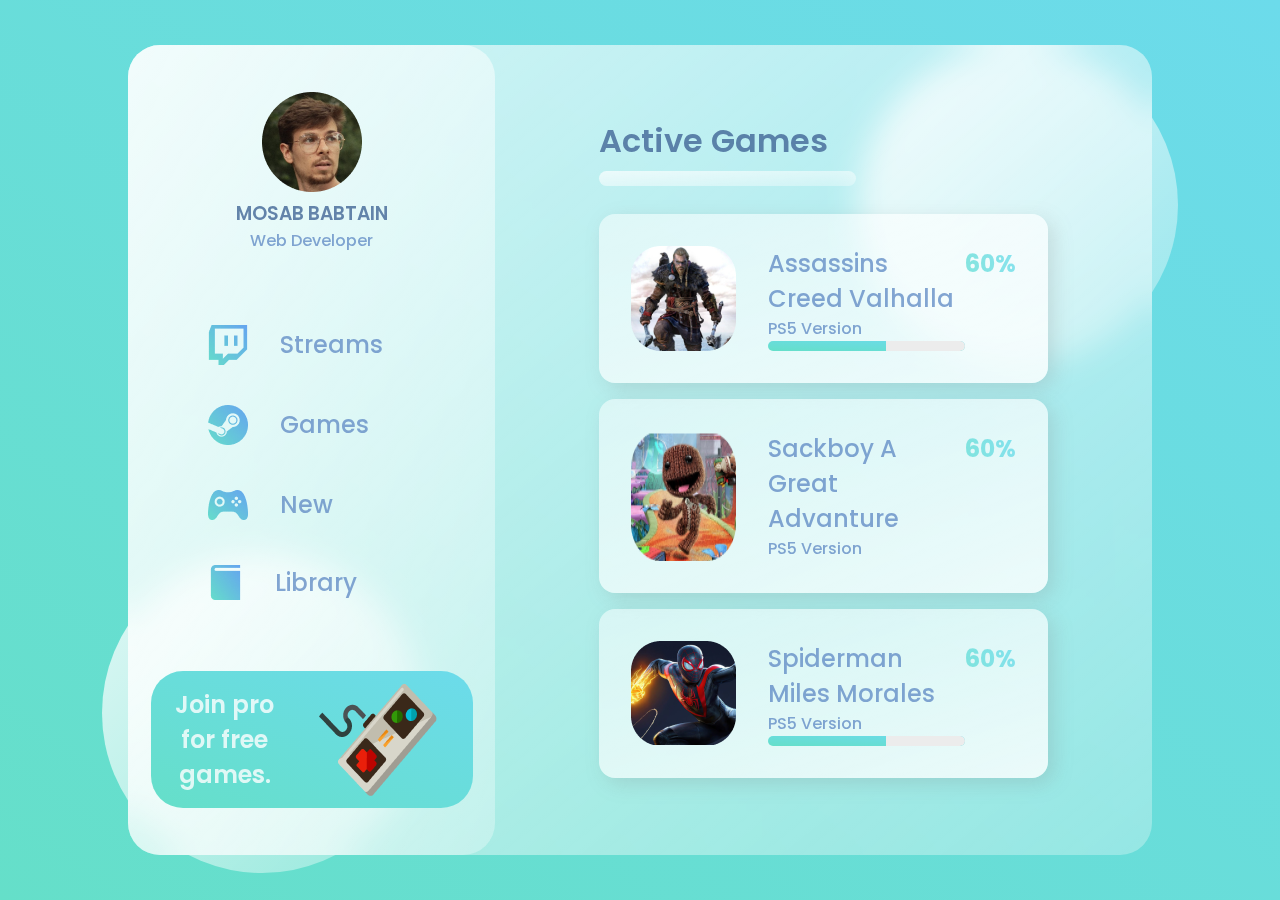
<file: glassmor/index.html>
<!DOCTYPE html>
<html lang="en">
  <head>
    <meta charset="UTF-8" />
    <meta name="viewport" content="width=device-width, initial-scale=1.0" />
    <title>Glass Website</title>
    <link rel="preconnect" href="https://fonts.gstatic.com" />
    <link
      href="https://fonts.googleapis.com/css2?family=Poppins:wght@400;500;700&display=swap"
      rel="stylesheet"
    />
    <link rel="stylesheet" href="./style.css" />
  </head>
  <body>
    <main>
      <section class="glass">
        <div class="dashboard">
          <div class="user">
            <img src="./images/avatar.png" alt="" />
            <h3>MOSAB BABTAIN</h3>
            <p>Web Developer</p>
          </div>
          <div class="links">
            <div class="link">
              <img src="./images/twitch.png" alt="" />
              <h2>Streams</h2>
            </div>
            <div class="link">
              <img src="./images/steam.png" alt="" />
              <h2>Games</h2>
            </div>
            <div class="link">
              <img src="./images/upcoming.png" alt="" />
              <h2>New</h2>
            </div>
            <div class="link">
              <img src="./images/library.png" alt="" />
              <h2>Library</h2>
            </div>
          </div>
          <div class="pro">
            <h2>Join pro for free games.</h2>
            <img src="./images/controller.png" alt="" />
          </div>
        </div>
        <div class="games">
          <div class="status">
            <h1>Active Games</h1>
            <input type="text" />
          </div>
          <div class="cards">
            <div class="card">
              <img src="./images/assassins.png" alt="" />
              <div class="card-info">
                <h2>Assassins Creed Valhalla</h2>
                <p>PS5 Version</p>
                <div class="progress"></div>
              </div>
              <h2 class="percentage">60%</h2>
            </div>
            <div class="card">
              <img src="./images/sackboy.png" alt="" />
              <div class="card-info">
                <h2>Sackboy A Great Advanture</h2>
                <p>PS5 Version</p>
                <div class="progress"></div>
              </div>
              <h2 class="percentage">60%</h2>
            </div>
            <div class="card">
              <img src="./images/spiderman.png" alt="" />
              <div class="card-info">
                <h2>Spiderman Miles Morales</h2>
                <p>PS5 Version</p>
                <div class="progress"></div>
              </div>
              <h2 class="percentage">60%</h2>
            </div>
          </div>
        </div>
      </section>
    </main>
    <div class="circle1"></div>
    <div class="circle2"></div>
  </body>
</html>
</file>
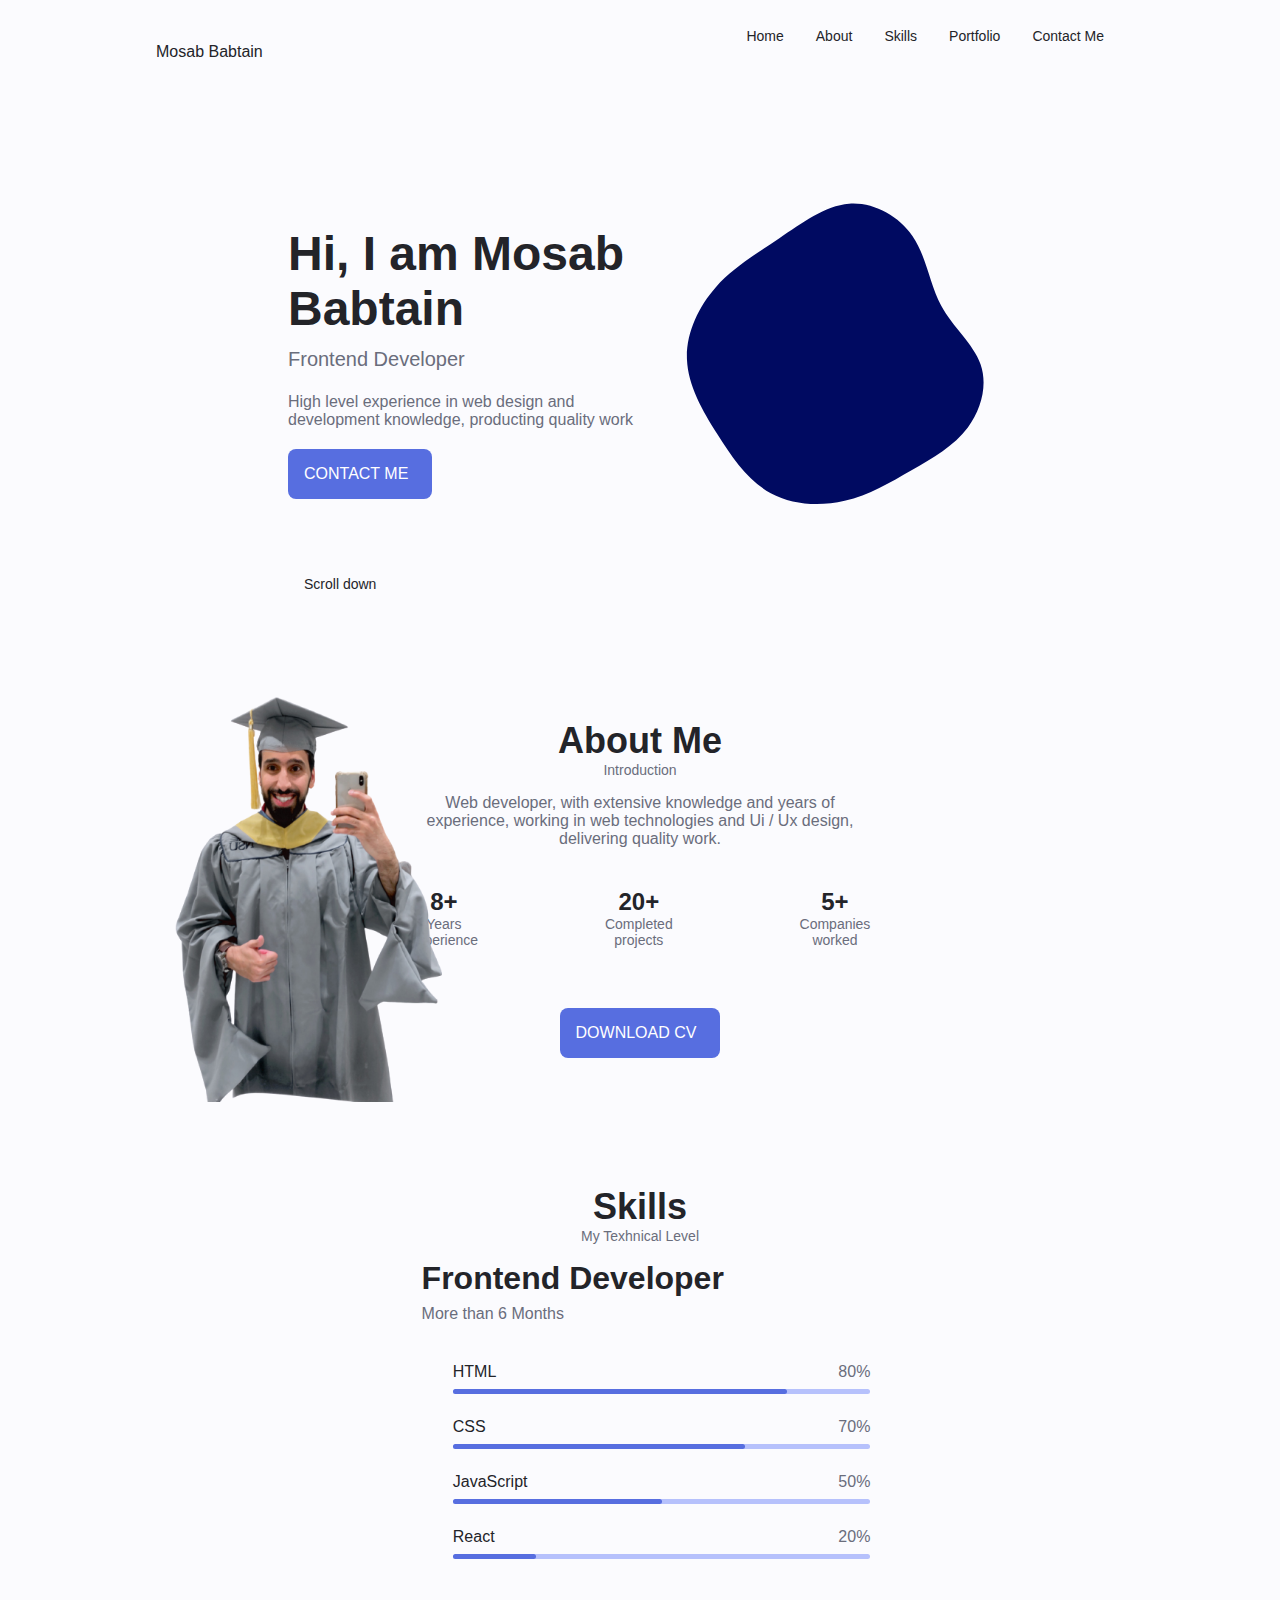
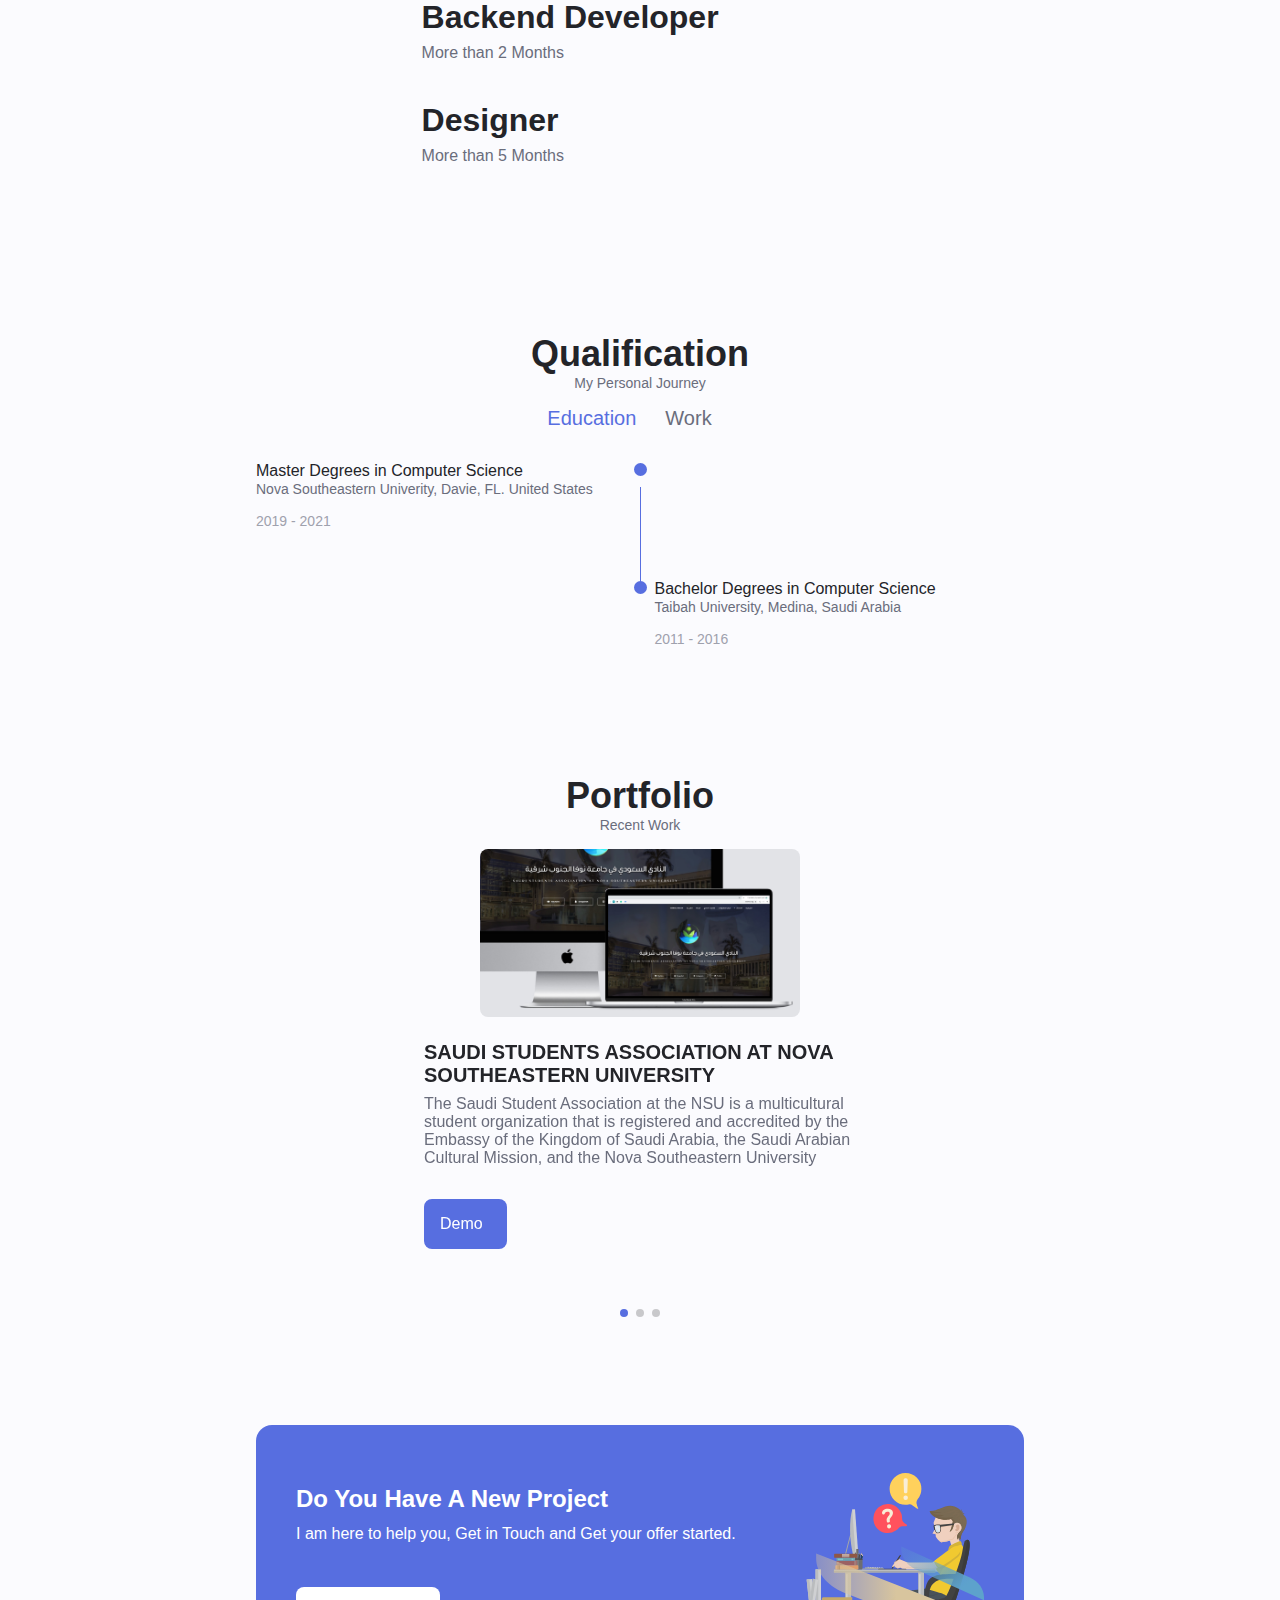
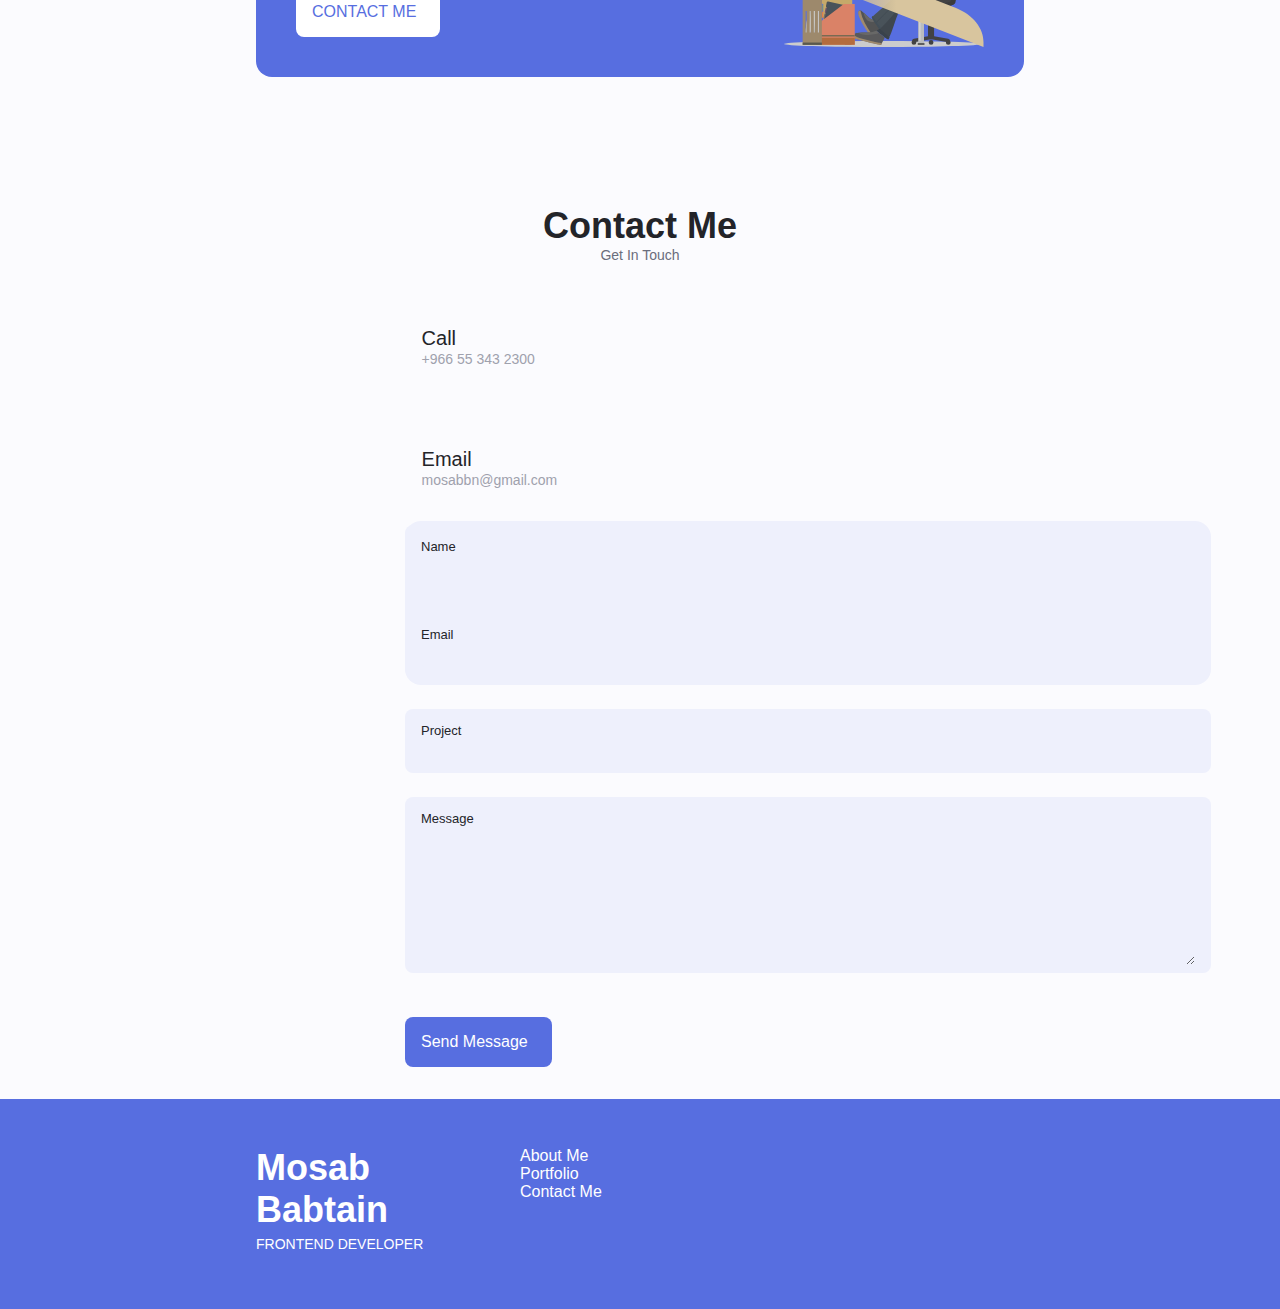
<file: portfolio/index.html>
<!DOCTYPE html>
    <html lang="en">
    <head>
        <meta charset="UTF-8">
        <meta name="viewport" content="width=device-width, initial-scale=1.0">

        <link rel="stylesheet" href="https://unicons.iconscout.com/release/v4.0.0/css/line.css">
        <link rel="stylesheet" href="css/swiper-bundle.min.css">
        <link rel="stylesheet" href="">
        <link rel="stylesheet" href="css/style.css">
        <title>Mosab's Portfolio Website</title>
    </head>

    <body>
        <!--==================== HEADER ====================-->
        <header class="header" id="header">
            <nav class="nav container">
                <a href="#" class="nav__logo">Mosab Babtain</a>
                <div class="nav__menu" id="nav-menu">
                    <ul class="nav__list grid">
                        <li class="nav__item">

                            <a href="#home" class="nav__link">
                                <i class="uil uil-estate nav__icon"></i>Home
                            </a>
                        </li>

                        <li class="nav__item">
                            <a href="#about" class="nav__link">
                                <i class="uil uil-user nav__icon"></i> About
                            </a>
                        </li>

                        <li class="nav__item">
                            <a href="#skills" class="nav__link">
                                <i class="uil uil-file-alt nav__icon"></i>Skills
                            </a>
                        </li>

                        <li class="nav__item">
                            <a href="#portfolio " class="nav__link">
                                <i class="uil uil-scenery nav__icon"></i> Portfolio
                            </a>
                        </li>

                        <li class="nav__item">
                            <a href="#contact" class="nav__link">
                                <i class="uil uil-message nav__icon"></i>Contact Me
                            </a>
                        </li>

                    </ul>
                    <i class="uil uil-times nav__close" id="nav-close"></i>
                </div>
                <div class="nav__btns">
                    <div class="nav__toggle" id="nav-toggle">

                        <i class="uil uil-apps"></i>

                    </div>
                </div>
            </nav>
            
        </header>


        <!--==================== MAIN ====================-->
        <main class="main">
            <section class="home section" id="home">
                <div class="home__container container grid">
                    <div class="home__content grid">
                        <div class="home__social">
                            <a href="https://www.instagram.com/mos3b_bn/" class="home__social-icon" target="_blank">
                                <i class="uil uil-instagram"></i>
                            </a>
                            <a href="https://iwtsp.com/966553432300" class="home__social-icon" target="_blank" >
                                <i class="uil uil-whatsapp"></i>
                            </a>
                            <a href="https://accounts.snapchat.com/accounts/login" class="home__social-icon" target="_blank">
                                <i class="uil uil-snapchat-alt"></i>
                            </a>
                        </div>

                        <div class="home__img">
                            <svg viewBox="0 0 200 200" xmlns="http://www.w3.org/2000/svg">
                                <path fill="#000A61" d="M36.6,-70.5C44.6,-58.9,46.3,-43.3,52.9,-30.9C59.6,
                                -18.5,71.2,-9.2,75.3,2.4C79.4,14,75.9,27.9,68.1,38.3C60.4,48.7,48.2,55.6,36.1
                                ,62.6C24,69.6,12,76.8,-1.9,80C-15.8,83.2,-31.5,82.5,-43.9,75.7C-56.4,68.9,-65.5
                                ,56,-74.1,42.3C-82.8,28.7,-90.9,14.4,-91.5,-0.3C-92.1,-15,-85.1,-30.1,-75.1,
                                -41.4C-65.1,-52.7,-52.2,-60.3,-39.2,-69.1C-26.1,-77.8,-13.1,-87.7,0.6,-88.8C14.3,
                                -89.8,28.6,-82.1,36.6,-70.5Z" transform="translate(100 100)" />
                            <image class="home_blob-img" x='-100' y='-15' xlink:href=""/>
                            </svg>
                        </div>

                        <div class="home__data">
                            <h1 class="home__title">Hi, I am Mosab Babtain</h1>
                            <h3 class="home__subtitle">Frontend Developer</h3>
                            <p class="home_description">High level experience in web design and development knowledge, producting quality work</p>
                            <a href="#contact" class="button button--flex">
                                CONTACT ME <i class="uil uil-message button__icon"></i>
                            </a>
                        </div>
                    </div>

                    <div class="home__scroll">
                        <a href="#about" class="home__scroll-button button--flex">
                            <i class="uil uil-mouse-alt home__scroll-mouse"></i>
                            <span class="home__scroll-name">Scroll down</span>
                            <i class="uil uil-arrow-down home__scroll-arrow"></i>
                        </a>
                    </div>
                </div>
            </section>

            <!--==================== ABOUT ====================-->
            <section class="about section" id="about">
                <h2 class="section__title">About Me</h2>
                <span class="section__subtitle">Introduction</span>
                
                <div class="about__container container grid">
                    <img src="img/33.png" class="about__img" alt="">
                    <div class="about__data">
                        <p class="about__description">
                            Web developer, with extensive knowledge and years of experience, working in web technologies and Ui / Ux design, delivering quality work.
                        </p>

                        <div class="about__info">
                            <div>
                                <span class="about__info-title"> 8+ </span>
                                <span class="about__info-name"> Years <br> experience</span>
                            </div>
                            <div>
                                <span class="about__info-title"> 20+ </span>
                                <span class="about__info-name"> Completed <br> projects</span>
                            </div>
                            <div>
                                <span class="about__info-title"> 5+ </span>
                                <span class="about__info-name"> Companies <br> worked</span>
                            </div>
                        </div>
                        <div class="about__buttons">
                            <a download="" href="pdf/Mosab CV.pdf" class="button button--flex">
                                DOWNLOAD CV <i class="uil uil-download-alt button__icon" ></i>
                            </a>
                        </div>
                    </div>
                </div>
            </section>

            <!--==================== SKILLS ====================-->
            <section class="skills section" id="skills">
                <h2 class="section__title">Skills</h2>
                <span class="section__subtitle">My Texhnical Level</span>

                <div class="skills__container container grid">
                    <div>

                        <!-- SKILLS 1--><!-- SKILLS 1--><!-- SKILLS 1--><!-- SKILLS 1--><!-- SKILLS 1--><!-- SKILLS 1-->
                        <div class="skills__content skills__open ">
                            <div class="skills__header">
                                <i class="uil uil-brackets-curly skills__icon"></i>

                                <div>
                                    <h1 class="skills__titles">Frontend Developer</h1>
                                    <span class="skills_subtitle">More than 6 Months</span>
                                </div>

                                <i class="uil uil-angle-down skills__arrow"></i>
                            </div>

                            <div class="skills__list grid">
                                <div class="skills__data">
                                    <div class="skills__titles">
                                        <h3 class="skills__name">HTML</h3>
                                        <span class="skills__number">80%</span>
                                    </div>
                                    <div class="skills__bar">
                                        <span class="skills__percentage skills__html"></span>
                                    </div>
                                </div>

                                

                                <div class="skills__data">
                                    <div class="skills__titles">
                                        <h3 class="skills__name">CSS</h3>
                                        <span class="skills__number">70%</span>
                                    </div>
                                    <div class="skills__bar">
                                        <span class="skills__percentage skills__css"></span>
                                    </div>
                                </div>
                            

                                <div class="skills__data">
                                    <div class="skills__titles">
                                        <h3 class="skills__name">JavaScript</h3>
                                        <span class="skills__number">50%</span>
                                    </div>
                                    <div class="skills__bar">
                                        <span class="skills__percentage skills__js"></span>
                                    </div>
                                </div>

                                <div class="skills__data">
                                    <div class="skills__titles">
                                        <h3 class="skills__name">React</h3>
                                        <span class="skills__number">20%</span>
                                    </div>
                                    <div class="skills__bar">
                                        <span class="skills__percentage skills__react"></span>
                                    </div>
                                </div>


                            </div>
                        </div>
                     <!-- SKILLS 2--> <!-- SKILLS 2--><!-- SKILLS 2--><!-- SKILLS 2--><!-- SKILLS 2--><!-- SKILLS 2--><!-- SKILLS 2-->
                        <div class="skills__content skills__close">
                            <div class="skills__header">
                                <i class="uil uil-server-network skills__icon"></i>

                                <div>
                                    <h1 class="skills__titles">Backend Developer</h1>
                                    <span class="skills_subtitle">More than 2 Months</span>
                                </div>

                                <i class="uil uil-angle-down skills__arrow"></i>
                            </div>

                            <div class="skills__list grid">
                                <div class="skills__data">
                                    <div class="skills__titles">
                                        <h3 class="skills__name">PHP</h3>
                                        <span class="skills__number">40%</span>
                                    </div>
                                    <div class="skills__bar">
                                        <span class="skills__percentage skills__php "></span>
                                    </div>
                                </div>

                                <div class="skills__data">
                                    <div class="skills__titles">
                                        <h3 class="skills__name">Node JS</h3>
                                        <span class="skills__number">10%</span>
                                    </div>
                                    <div class="skills__bar">
                                        <span class="skills__percentage skills__node"></span>
                                    </div>
                                </div>

                                <div class="skills__data">
                                    <div class="skills__titles">
                                        <h3 class="skills__name">MYSQL</h3>
                                        <span class="skills__number">40%</span>
                                    </div>
                                    <div class="skills__bar">
                                        <span class="skills__percentage skills__mysql"></span>
                                    </div>
                                </div>
                            </div>
                        </div>

                     <!-- SKILLS 3--> <!-- SKILLS 3--><!-- SKILLS 3--><!-- SKILLS 3--><!-- SKILLS 3--><!-- SKILLS --><!-- SKILLS 2-->

                        <div class="skills__content skills__close">
                            <div class="skills__header">
                                <i class="uil uil-swatchbook skills__icon"></i>

                                <div>
                                    <h1 class="skills__titles">Designer</h1>
                                    <span class="skills_subtitle">More than 5 Months</span>
                                </div>

                                <i class="uil uil-angle-down skills__arrow"></i>
                            </div>

                            <div class="skills__list grid">
                                <div class="skills__data">
                                    <div class="skills__titles">
                                        <h3 class="skills__name">WORDPRESS</h3>
                                        <span class="skills__number">60%</span>
                                    </div>
                                    <div class="skills__bar">
                                        <span class="skills__percentage skills__wordpress "></span>
                                    </div>
                                </div>
                            </div>
                        </div>
                    </div>
                </div>
            </section>

            <!--==================== QUALIFICATION ====================-->
            <section class="qualification section">
                <h2 class="section__title">Qualification</h2>
                <span class="section__subtitle">My Personal Journey</span>

                <div class="qualification__container container">
                    <div class="qualification__tabs">
                        <div class="qualification__button button--flex qualification__active" data-target='#education'>
                            <i class="uil uil-graduation-cap qualification__icon"></i>
                                Education
                        </div>
                        <div class="qualification__button button--flex" data-target='#work'>
                            <i class="uil uil-briefcase-alt  qualification__icon"></i>
                                Work
                        </div>
                    </div>

                    <div class="qualification__sections">
                        <div class="qualification__content qualification__active" data-content id="education">

                            <!--==================== QUALIFICATION 1 ====================-->
                            <div class="qualification__data">
                                <div>
                                    <h3 class="qualification__title"> Master Degrees in Computer Science</h3>
                                    <span class="qualification__subtitle">Nova Southeastern Univerity, Davie, FL. United States</span>
                                    <div class="qualification__calendar">
                                        <i class="uil uil-calendar-alt"></i>
                                        2019 - 2021 
                                    </div>
                                </div>
                                <div>
                                    <span class="qualification__rounder"></span>
                                    <span class="qualification__line"></span>
                                </div>
                            </div>

                            <!--==================== QUALIFICATION3 ====================-->
                            <div class="qualification__data">
                                <div></div>
                                <div>
                                    <span class="qualification__rounder"></span>
                                    
                                </div>
                                <div>
                                    <h3 class="qualification__title">Bachelor Degrees in Computer Science</h3>
                                    <span class="qualification__subtitle">Taibah University, Medina, Saudi Arabia</span>
                                    <div class="qualification__calendar">
                                        <i class="uil uil-calendar-alt"></i>
                                        2011 - 2016
                                    </div>
                                </div>
                            </div>
                        </div>

                        <!--==================== Work 1 ====================-->
                        <div class="qualification__content" data-content id="work">
                            <div class="qualification__data"> 
                                <div>
                                    <h3 class="qualification__title">IT SUPPORT</h3>
                                    <span class="qualification__subtitle">Al Manar Est., Medina</span>
                                    <div class="qualification__calendar">
                                        <i class="uil uil-calendar-alt"></i>
                                        2017-01 - 2017-12 
                                    </div>
                                </div>
                                <div>
                                    <span class="qualification__rounder"></span>
                                    <span class="qualification__line"></span>
                                </div>
                            </div>
                            <!--==================== Work 2 ====================-->
                            <div class="qualification__data">
                                <div></div>
                                <div>
                                    <span class="qualification__rounder"></span>
                                    <span class="qualification__line"></span>
                                </div>
                                <div>
                                    <h3 class="qualification__title">Data Entry</h3>
                                    <span class="qualification__subtitle">Ministry of Hajj, Medina</span>
                                    <div class="qualification__calendar">
                                        <i class="uil uil-calendar-alt"></i>
                                        2016-08 - 2016-11 
                                    </div>
                                </div>
                            </div>
                            <!--==================== Work 3 ====================-->
                            <div class="qualification__data">
                                <div>
                                    <h3 class="qualification__title">IT Support Technician</h3>
                                    <span class="qualification__subtitle">Sejel Technology, Medina</span>
                                    <div class="qualification__calendar">
                                        <i class="uil uil-calendar-alt"></i>
                                        2014-05 - 2014-08
                                    </div>
                                </div>
                                <div>
                                    <span class="qualification__rounder"></span>
                                    
                                </div>
                            </div>
                        </div>
                    </div>
                </div>
            </section>

            <!--==================== PORTFOLIO ====================-->
            <section class="portfolio section" id="portfolio">
                <h2 class="section__title">Portfolio</h2>
                <span class="section__subtitle">Recent Work</span>

                <div class="portfolio__container container swiper-container">
                    <div class="swiper-wrapper">
                        <!--==================== PORTFOLIO #1 ====================-->
                        <div class="portfolio__content grid swiper-slide ">
                            <img src="img/portfolio1.jpg" alt="" class="portfolio__img">

                            <div class="portfolio__data">
                                <h3 class="portfolio__title"> SAUDI STUDENTS ASSOCIATION AT NOVA SOUTHEASTERN UNIVERSITY </h3>
                                <p class="portfolio__description">The Saudi Student Association at the NSU 
                                    is a multicultural student organization that is registered and accredited by the Embassy of the Kingdom of Saudi Arabia, 
                                    the Saudi Arabian Cultural Mission, and the Nova Southeastern University
                                </p>
                                <a href="#" class="button button--flex button--small portfolio__button">
                                    Demo
                                    <i class="uil uil-arrow-right button__icon"></i>
                                </a>
                            </div>
                        </div>

                        <!--==================== PORTFOLIO #2 ====================-->
                        <div class="portfolio__content grid swiper-slide">
                            <img src="img/portfolio2.jpg" alt="" class="portfolio__img">

                            <div class="portfolio__data">
                                <h3 class="portfolio__title"> Gaming Dashboard </h3>
                                <p class="portfolio__description">
                                </p>
                                <a href="#" class="button button--flex button--small portfolio__button">
                                    Demo
                                    <i class="uil uil-arrow-right button__icon"></i>
                                </a>
                            </div>
                        </div>

                        <!--==================== PORTFOLIO #3 ====================-->
                        <div class="portfolio__content grid swiper-slide">
                            <img src="img/portfolio3.jpg" alt="" class="portfolio__img">

                            <div class="portfolio__data">
                                <h3 class="portfolio__title"> OMNI FOOD </h3>
                                <p class="portfolio__description">Hello, we're Omnifood, your new premium food delivery service. We know you're always busy. No time for cooking. So let us take care of that, we're really good at it, we promise!
                                </p>
                                <a href="#" class="button button--flex button--small portfolio__button">
                                    Demo
                                    <i class="uil uil-arrow-right button__icon"></i>
                                </a>
                            </div>
                        </div>
                    </div>
                    <div class="swiper-button-next">
                        <i class="uil uil-angle-right-b swiper-portfolil-icon"></i>
                    </div>
                    <div class="swiper-button-prev">
                        <i class="uil uil-angle-left-b swiper-portfolil-icon"></i>
                    </div>
                    <div class="swiper-pagination">

                    </div>
                </div>
            </section>

            <!--==================== PROJECT IN MIND ====================-->
            <section class="project section">
                <div class="project__bg">
                    <div class="project__container container grid">
                        <div class="project__data">
                            <h2 class="project__title">Do You Have A New Project</h2>
                            <p class="project__description">
                                I am here to help you, Get in Touch and Get your offer started. 
                            </p>
                            <a href="#contact" class="button button--flex button--white">
                                CONTACT ME 
                                <i class="uil uil-message project__icon button__icon"></i>
                            </a>
                        </div>
                        <img src="img/vedio-img.svg" alt="" class="project__img">
                    </div>
                </div>
            </section>

            <!--==================== CONTACT ME ====================-->
            <section class="contact section" id="contact">
                <h2 class="section__title">Contact Me</h2>
                <span class="section__subtitle">Get In Touch</span>

                <div class="contact__container container  grid">
                    <div></div>
                        <div class="contact__information ">
                            <i class="uil uil-phone contact__icon"></i>

                            <div>
                                <h3 class="contact__title ">Call</h3>
                                <span class="contact__subtitle ">+966 55 343 2300</span>
                            </div>
                        </div>

                        <div class="contact__information">
                            <i class="uil uil-envelope  contact__icon"></i>

                            <div>
                                <h3 class="contact__title">Email</h3>
                                <span class="contact__subtitle">mosabbn@gmail.com</span>
                            </div>
                        </div>
                    </div>

                    <form action="" class="contact__form grid">
                        <div class="contact__input grid">
                            <div class="contact__content">
                                <label for="" class="contact__label">Name</label>
                                <input type="text" class="contact__input">
                            </div>
                            <div class="contact__content">
                                <label for="" class="contact__label">Email</label>
                                <input type="email" class="contact__input">
                            </div>
                        </div>
                        <div class="contact__content">
                            <label for="" class="contact__label">Project</label>
                            <input type="text" class="contact__input">
                        </div>
                        <div class="contact__content">
                            <label for="" class="contact__label">Message</label>
                            <textarea name="" id="" cols="0" rows="7" class="contact__input"></textarea>
                        </div>

                        <div>
                            <a href="#" class="button button--flex">
                                Send Message
                                <i class="uil uil-message button__icon"></i>
                            </a>
                        </div>
                          
                    </form>
                </div>
            </section>
        </main>

        <!--==================== FOOTER ====================-->
        <footer class="footer">
            <div class="footer__bg">
                <div class="footer__container container grid">
                    <div>
                        <h1 class="footer__title">Mosab Babtain</h1>
                        <span class="footer__subtitle">FRONTEND DEVELOPER</span>
                    </div>
                    <ul class="footer links">
                        <li>
                            <a href="#about" class="footer__link">About Me</a>
                        </li>
                        <li>
                            <a href="#portfolio" class="footer__link">Portfolio</a>
                        </li>
                        <li>
                            <a href="#contact" class="footer__link">Contact Me</a>
                        </li>
                    </ul>
                    <div class="footer__socials">
                        <a href="https://www.instagram.com/mos3b_bn/" class="footer__social" target="_blank">
                            <i class="uil uil-instagram"></i>
                        </a>
                        <a href="https://iwtsp.com/966553432300" class="footer__social" target="_blank" >
                            <i class="uil uil-whatsapp"></i>
                        </a>
                        <a href="https://accounts.snapchat.com/accounts/login" class="footer__social" target="_blank">
                            <i class="uil uil-snapchat-alt"></i>
                        </a>
                    </div>
                </div>
            </div>
        </footer>
        
        <!--==================== SCROLL TOP ====================-->
        

        <!--==================== SWIPER JS ====================-->
        <script src="js/swiper-bundle.min.js"></script>

        <!--==================== MAIN JS ====================-->
        <script src="js/main.js"></script>
    </body>
</html>
</file>
<file: glassmor/style.css>
* {
  margin: 0;
  padding: 0;
  box-sizing: border-box;
}

h1 {
  color: #426696;
  font-weight: 600;
  font-size: 2rem;
  opacity: 0.8;
  margin-left: 2rem;
}
h2,
p {
  color: #658ec6;
  font-weight: 500;
  opacity: 0.8;
}

h3 {
  color: #426696;
  font-weight: 600;
  opacity: 0.8;
}

main {
  font-family: "Poppins", sans-serif;
  min-height: 100vh;
  background: linear-gradient(to right top, #65dfc9, #6cdbeb);
  display: flex;
  align-items: center;
  justify-content: center;
}

.glass {
  background: white;
  height: 90vh;
  width: 80%;
  background: linear-gradient(
    to right bottom,
    rgba(255, 255, 255, 0.7),
    rgba(255, 255, 255, 0.3)
  );

  border-radius: 2rem;
  z-index: 2;
  backdrop-filter: blur(1rem);
  display: flex;
}
.circle1,
.circle2 {
  background: white;
  background: linear-gradient(
    to right bottom,
    rgba(255, 255, 255, 0.8),
    rgba(255, 255, 255, 0.3)
  );
  height: 20rem;
  width: 20rem;
  position: absolute;
  border-radius: 50%;
}

.circle1 {
  top: 5%;
  right: 8%;
}
.circle2 {
  bottom: 3%;
  left: 8%;
}
.dashboard {
  flex: 1;
  display: flex;
  flex-direction: column;
  align-items: center;
  justify-content: space-evenly;
  text-align: center;
  background: linear-gradient(
    to right bottom,
    rgba(255, 255, 255, 0.7),
    rgba(255, 255, 255, 0.3)
  );
  border-radius: 2rem;
}
.link {
  display: flex;
  margin: .5rem 0rem;
  padding: 1rem 5rem;
  align-items: center;
}
.link h2 {
  padding: 0rem 2rem;
}

.games {
  flex: 2;
}

.pro {
  background: linear-gradient(to right top, #65dfc9, #6cdbeb);
  border-radius: 2rem;
  color: white;
  padding: 1rem;
  position: relative;
}

.pro img {
  position: absolute;
  top: -15%;
  right: 10%;
}
.pro h2 {
  width: 40%;
  color: white;
  font-weight: 600;
  
}

/* GAMES */
.status {
  margin-bottom: .5rem;
}

.status input {
  background: linear-gradient(
    to right bottom,
    rgba(255, 255, 255, 0.7),
    rgba(255, 255, 255, 0.3)
  );
  border: none;
  width: 50%;
  border-radius: 2rem;
  margin-left: 2rem;
}

.games {
  margin:4.5rem;
  display: flex;
  flex-direction: column;
  justify-content: space-evenly;
}

.card {
  display: flex;
  background: linear-gradient(
    to left top,
    rgba(255, 255, 255, 0.8),
    rgba(255, 255, 255, 0.5)
  );
  border-radius: 1rem;
  margin: 1rem 2rem;
  padding: 2rem;
  box-shadow: 6px 6px 20px rgba(122, 122, 122, 0.212);
  justify-content: space-between;
}

.progress {
  background: linear-gradient(to right top, #65dfc9, #6cdbeb);
  width: 100%;
  height: 15%;
  border-radius: 1rem;
  position: relative;
  overflow: hidden;
}
.progress::after {
  content: "";
  width: 80%;
  height: 100%;
  background: rgb(236, 236, 236);
  position: absolute;
  left: 60%;
}
.card-info {
  display: flex;
  margin-left: 2rem;
  flex-direction: column;
  justify-content: space-between;
}

.percentage {
  font-weight: bold;
  background: linear-gradient(to right top, #65dfc9, #6cdbeb);
  -webkit-background-clip: text;
  -webkit-text-fill-color: transparent;
}
</file>
<file: portfolio/css/style.css>
:root {
    --header-height:5rem ;

    /*========== Colors ==========*/
    /* Change favorite color */
    --hue-color: 230 ; /*Purple 250 - Green 142 - Blue 230 - Pink 340*/

    /* HSL color mode */
    --first-color: hsl(var(--hue-color), 69%, 61%) ;
    --first-color-second:  hsl(var(--hue-color), 69%, 61%);
    --first-color-alt: hsl(var(--hue-color), 57%, 53%);
    --first-color-lighter: hsl(var(--hue-color), 92%, 85%);
    --title-color: hsl(var(--hue-color), 8%, 15%);
    --text-color: hsl(var(--hue-color), 8%, 45%);
    --text-color-light: hsl(var(--hue-color), 8%, 65%);
    --input-color: hsl(var(--hue-color), 70%, 96%);
    --body-color: hsl(var(--hue-color), 60%, 99%);
    --container-color: #fff;
 
    /*========== Font and typography ==========*/
    --body-font: 'Poppins', sans-serif;

    /* .5rem = 8px, 1rem = 16px, 1.5rem = 24px ... */
    --big-font-size: 2rem ;
    --h1-font-size: 1.5rem;
    --h2-font-size: 1.25rem ;
    --h3-font-size: 1.125rem ;
    --normal-font-size: .938rem;
    --small-font-size: .813rem ;
    --smaller-font-size: .75rem ;

    /*========== Font weight ==========*/
    --font-medium: 500;
    --font-semi-bold: 600;

    /*========== Margenes Bottom ==========*/
    /* .25rem = 4px, .5rem = 8px, .75rem = 12px ... */
    --mb-0-25: .25rem;
    --mb-0-5:.5rem ;
    --mb-0-75:.75rem ;
    --mb-1: 1rem;
    --mb-1-5:1.5rem ;
    --mb-2:2rem ;
    --mb-2-5:2.5rem ;
    --mb-3:3rem ;

    /*========== z index ==========*/
    --z-tooltip: 10;
    --z-fixed: 100;
    --z-modal: 1000;
}

/* Font size for large devices */
@media screen and (min-width: 968px) {
    :root {
        --big-font-size: 3rem;
        --h1-font-size: 2.25rem;
        --h2-font-size: 1.5rem;
        --h3-font-size:1.25rem ;
        --normal-font-size: 1rem;
        --small-font-size: .875rem;
        --smaller-font-size: .813rem;
    }
}

/*==================== BASE ====================*/
*{
    box-sizing: border-box;
    padding: 0;
    margin: 0;
}

html{
    scroll-behavior: smooth;
}

body{
    margin: 0 0 var(--header-height) 0;
    font-family: var(--body-font);
    font-size: var(--normal-font-size);
    background-color: var(--body-color);
    color: var(--text-color);
}

h1, h2, h3, h4{
    color: var(--title-color);
    font-weight: var(--font-semi-bold);
}

ul{
    list-style: none;
}

a{
    text-decoration: none;
}

img{
    max-width: 100%;
    height: auto;
}

/*==================== REUSABLE CSS CLASSES ====================*/
.section{
    padding: 2rem 0 4rem;
}


.section__title{
    font-size: var(--h1-font-size);
}

.section__subtitle{
    display: block;
    font-size: var(--small-font-size);
    margin-bottom: var(--mb-3);
}

.section__title,
.section__subtitle{
    text-align: center;
}

/*==================== LAYOUT ====================*/
.container{
    max-width: 768px;
    margin-left: var(--mb-1-5);
    margin-left: var(--mb-1-5);
}

.grid{
    display: grid;
    gap: 1.5rem;
}

.header{
    width: 100%;
    position: fixed;
    bottom: 0;
    left: 0;
    z-index: var(--z-fixed);
    background-color: var(--body-color);
}

/*==================== NAV ====================*/

.nav{
    max-width: 968px;
    height: var(--header-height);
    display:flex;
    justify-content: space-between;
    align-items: center;
}

.nav__logo,
.nav__toggle{
    color: var(--title-color);
    font-weight: var(--font-medium);
}

.nav__toggle{
    font-size: 1.1rem;
    cursor: pointer;
}

.nav__logo:hover{
    color: var(--first-color);
}



@media screen and (max-width: 767px) {
    .nav__menu{
        position: fixed;
        bottom: -100%  ;
        left: 0;
        width: 100%;
        background-color: var(--body-color);
        padding: 2rem 1.5rem 4rem;
        box-shadow: 0 -1px 4px rgba(0, 0, 0, .15);
        border-radius: 1.5rem 1.5rem 0 0 ;
        transition: .3s;
    }
}

.nav__list{
    grid-template-columns: repeat(3, 1fr);
    gap:2rem;
}

.nav__link{
    display: flex;
    flex-direction: column;
    align-items: center;
    font-size: var(--small-font-size);
    color: var(--title-color);
    font-weight: var(--font-medium);
}

.nav__link:hover{
    color: var(--first-color);
}

.nav__icon{
    font-size: 1.2rem;
}

.nav__close{
    position: absolute;
    right: 1.3rem;
    bottom: .5rem;
    font-size: 1.5rem;
    cursor: pointer;
    color: var(--first-color);
}

.nav__close:hover{
    color: var(--first-color-alt)
}

/* show menu */
.show-menu{
    bottom: 0; 
}

/*==================== HOME ====================*/
.home__container{
    gap: 1rem;
}

.home__content{
    grid-template-columns: .5fr 3fr;
    padding-top: 3.5rem;
    align-items: center;
}

.home__social{
    display: grid;
    grid-template-columns: max-content;
    row-gap: 1rem;
}

.home__social-icon{
    font-size: 1.25rem;
    color: var(--first-color);
}

.home__social-icon:hover{
    color: var(--first-color-alt);
}

.home__blob{
    width: 20px;
    fill: var(--first-color);
}

.home__blob-img{
    width: 170px;
}

.home-data{
    grid-column: 1/3;
}

.home__title{
    font-size: var(--big-font-size);
}

.home__subtitle{
    font-size: var(--h3-font-size);
    color: var(--text-color);
    font-weight: var(--font-medium);
    margin-bottom: 22px;
    margin-top: 12px;
    
}

.home__description{
    margin-bottom: 30px;
}

.home__scroll{
     display: none;
}

.home__scroll-button{
    color: var(--first-color);
    transition: .3s;
}

.home__scroll-button:hover{
    transform: translateY(.25rem);
}

.home__scroll-mouse{
    font-size: 2rem;
}

.home__scroll-name{
    font-size: var(--small-font-size);
    color: var(--title-color);
    font-weight: var(--font-medium);
    margin-right: var(--mb-0-25);
}

.home__scroll-arrow{
    font-size: 1.25rem;
}


/*==================== BUTTONS ====================*/
.button{
    display: inline-block;
    background-color: var(--first-color);
    color: #fff;
    padding: 1rem;
    border-radius: .5rem;
    font-weight: var(--font-medium);
}

.button:hover{
    background-color: var(--first-color-alt);
}

.button__icon{
    font-size: 1.125rem;
    margin-left: var(--mb-0-5);
    transition: .3s;
}

.button--white{
    background-color: #fff;
    color: var(--first-color);
}

.button--white:hover{
    background-color: #fff;
}

.button--flex{
    display: inline-flex;
    align-items: center;
    margin-top: 20px;
}


/*==================== ABOUT ====================*/
.about__img{
    width: 200px;
    border-radius: .5rem;
    justify-self: center;
    align-self: center;
}

.about__container{
    margin-left: 2rem;
}

.about__description{
    text-align: center;
    margin-bottom: var(--mb-2-5);   
}

.about__info{
    display:flex;
    justify-content: space-between;
    margin-bottom: var(--mb-2-5);
}

.about__info-title{
    font-size: var(--h2-font-size);
    font-weight: var(--font-semi-bold);
    color: var(--title-color);
}

.about__info-name{
    font-size: var(--small-font-size);
}

.about__info-title,
.about__info-name{
    display: block;
    text-align: center;
}

.about__buttons{
    display: flex;
    justify-content: center;
}

/*==================== SKILLS ====================*/
.skills__container{
    row-gap: 0;
}

.skills__header{
    display: flex;
    align-items: center;
    margin-bottom: var(--mb-2-5);
    cursor: pointer; 
}

.skills__icon,
.skills__arrow{
    font-size: 2rem;
    color: var(--first-color);
}

.skills__icon{
    margin-right: var(--mb-0-75);
}

.skills__title{
    font-size: var(--h3-font-size);
}

.skills__subtitle{
    font-size: var(--small-font-size);
    color: var(--text-color-light);
}

.skills__arrow{
    margin-left: auto;
    transition: .4s;
}

.skills__list{
    row-gap: 1.5rem;
    padding-left: 2.7rem;
}

.skills__titles{
    display: flex;
    justify-content: space-between;
    margin-bottom: var(--mb-0-5);
}

.skills__name{
    font-size: var(--normal-font-size);
    font-weight: var(--font-medium);
}

.skills__bar,
.skills__percentage{
    height: 5px;
    border-radius: .25rem;
}

.skills__bar{
    background-color: var(--first-color-lighter);
}

.skills__percentage{
    display: block;
    background-color: var(--first-color);
}

.skills__html{
    width: 80%;
}

.skills__css{
    width: 70%;
}
.skills__js{
    width: 50%;
}
.skills__react{
    width: 20%;
}
.skills__php{
    width: 40%;
}

.skills__node{
    width: 10%;
}

.skills__mysql{
    width: 40%;
}
.skills__wordpress{
    width: 60%;
}

.skills__close .skills__list{
    height: 0;
    overflow: hidden;
}

.skills__open{
    height: max-content;
    margin-bottom: var(--mb-2-5);
}

.skills__open .skills__arrow{
    transform: rotate(-180deg);
}

/*==================== QUALIFICATION ====================*/
.qualification__tabs{
    display: flex;
    justify-content: space-evenly;
    margin-bottom: var(--mb-2);
}

.qualification__button{
    font-size: var(--h3-font-size);
    font-weight: var(--font-medium);
    cursor: pointer;
}

.qualification__button:hover{
    color: var(--first-color);
}

.qualification__icon{
    font-size: 1.8rem;
    margin-right: var(--mb-0-25);
}

.qualification__data{
    display: grid;
    grid-template-columns: 1fr max-content 1fr;
    column-gap: 1.5rem;
}

.qualification__title{
    font-size: var(--normal-font-size);
    font-weight: var(--font-medium);
}

.qualification__subtitle{
    display: inline-block;
    font-size: var(--small-font-size);
    margin-bottom: var(--mb-1);
}

.qualification__calendar{
    font-size: var(--small-font-size);
    color: var(--text-color-light);
}

.qualification__rounder{
    display: inline-block;
    width: 13px;
    height: 13px;
    background-color: var(--first-color);
    border-radius: 50%;
}

.qualification__line{
    display: block;
    width: 1px;
    height: 100px;
    background-color: var(--first-color);
    transform: translate(6px, 7px);
}

.qualification [data-content]{
    display: none;
}

.qualification__active[data-content]{
    display: block;
}

.qualification__button.qualification__active{
    color: var(--first-color);
}

/*==================== PORTFOLIO ====================*/
.portfolio__container{
    overflow: initial;
}

.portfolio__content{
    padding: 0 1.5rem;
}

.portfolio__img{
    width: 265px;
    border-radius: .5rem;
    justify-self: center;
}

.portfolio__title{
    font-size: var(--h3-font-size);
    margin-bottom: var(--mb-0-5);
}

.portfolio__description{
    margin-bottom: var(--mb-0-75);
}

.portfolio__button:hover .button__icon{
    transform: translateX(.25rem);
}

.swiper-button-prev::after,
.swiper-button-next::after{
    content: '';
}

.swiper-portfolio-icon{
    font-size: 2rem;
    color: var(--first-color);
}

.swiper-button-prev{
    left: -.5rem;
}

.swiper-button-next{
    right: -.5rem
}

.swiper-container-horizontal > .swiper-pagination-bullets{
    bottom: -2.5rem;
}

.swiper-pagination-bullet-active{
    background-color: var(--first-color);
}

.swiper-button-prev,
.swiper-button-next,
.swiper-button-bullet{
    outline: none;
}

/*==================== PROJECT IN MIND ====================*/
.project{
    text-align: center;
}

.project__bg{
    background-color: var(--first-color-second);
    padding-top: 3rem;
}

.project__title{
    font-size: var(--h2-font-size);
    margin-bottom: var(--mb-0-75);
}

.project__description{
    margin-bottom: var(--mb-1-5);
}

.project__title,
.project__description{
    color: #fff;
}

.project__img{
    width: 232px;
    justify-self: center;
}

/*==================== CONTACT ME ====================*/
.contact__container{
    row-gap: 3rem;
}

.contact__information{
    display: flex;
    margin-bottom: var(--mb-2);
}

.contact__icon{
    font-size: 2rem;
    color: var(--first-color);
    margin-right: var(--mb-0-75);
}

.contact__title{
    font-size: var(--h3-font-size);
    font-weight: var(--font-medium);
}

.contact__subtitle{
    font-size: var(--small-font-size);
    color: var(--text-color-light);
}

.contact__content{
    background-color: var(--input-color);
    border-radius: .5rem;
    padding: .75rem 1rem .25rem;
}

.contact__label{
    font-size: var(--smaller-font-size);
    color: var(--title-color);
}

.contact__input{
    width: 100%;
    background-color: var(--input-color);
    color: var(--text-color);
    font-family: var(--body-font);
    font-size: var(--normal-font-size);
    border: none;
    outline: none;
    padding: .25rem .5rem .5rem 0;
    border-radius: 1rem;
}

/*==================== FOOTER ====================*/
.footer__container{
    row-gap: 3.5rem;
}

.footer__bg{
    background-color: var(--first-color-second);
    padding: 2rem 0 3rem;
}

.footer__title{
    font-size: var(--h1-font-size);
    margin-bottom: var(--mb-0-25);
}

.footer__subtitle{
    font-size: var(--small-font-size);
}

.footer__links{
    display: flex;
    flex-direction: column;
    row-gap: 1.5rem;
}

.footer__links:hover{
    color: var(--first-color-lighter);
}

.footer__social{
    font-size: 1.25rem;
    margin-right: var(--mb-1-5);
}

.footer__social:hover{
    color: var(--first-color-lighter);
}

.footer__title,
.footer__subtitle,
.footer__link,
.footer__social{
    color: #fff;
}

.scroll-header{
   box-shadow: 0 -1px 4px rgba(0,0,0,.15); 
}

/*==================== MEDIA QUERIES ====================*/
@media screen and (min-width: 350px){
    .container{
        margin-right: var(--mb-1);
        margin-left: var(--mb-1);
    }

    .nav__menu{
        padding: 2rem .25rem 4rem;
    }

    .nav__list{
        column-gap: 0;
    }

    .home__content{
        grid-template-columns: .25fr 3fr;
    }

    .home__blob{
        width: 180px;
    }

    .skills__title{
        font-size: var(--normal-font-size);
    }

    .qualification__data{
        gap: .5rem;
    }

    .project__img{
        width: 200px;
    }



}



@media screen and (min-width: 568px){

    .home__content{
        grid-template-columns: max-content 1fr 1fr;
    }

    .home__data{
        grid-column: initial;
    }

    .home__img{
        order: 1;
        
    }

    .about__container,
    .skills__container,
    .portfolio__content,
    .project__container,
    .contact__container,
    .footer__container{
        grid-template-columns: .6fr;
        justify-content: center;
    }

    .qualification__section{
        display: grid;
        grid-template-columns: .6fr;
        justify-content: center;
    }
    
} 


@media screen and (min-width: 768px){
    .container{
        margin-left: auto;
        margin-right: auto;
    }

    body{
        margin: 0;
    }
    
    .section{
        padding: 6rem 0 2rem ;
    }

    .section__subtitle{
        margin-bottom: 1rem;
    }

    .header{
        top:0;
        bottom: initial;
    }

    .header,
    .main,
    .footer__container{
        padding: 0 1rem;
    }

    .nav{
        height: calc(var(--header-height) + 1.5rem);
        column-gap: 1rem;
    }

    .nav__icon,
    .nav__close,
    .nav__toggle{
        display: none;
    }

    .nav__list{
        display: flex;
        column-gap: 2rem;
    }

    .nav__menu{
        margin-left: auto;
    }  

    .home__content{
        padding-top: 5.5rem;
        column-gap: 2rem;
    }

    .home__blob{
        width: 270px;
    }

    .home__scroll{
        display: block;
    }

    .home__scroll-button{
        margin-left: 3rem;
    }

    .about__container{
        column-gap: 5rem;
    }

    .about__img{
        width: 270px;
        position: absolute;
        top: 600px;
        left: 172px;
    }

    .about__descriptipn{
        text-align: center;
    }

    .about__info{
        justify-content: space-between;
    }

    .about__buttons{
        justify-content: center;
    }

    .qualification__tabs{
        justify-content: center;
    }

    .qualification__button{
        margin: o var(--mb-1);
        margin-right: 25px;
    }

    .qualification__section{
        grid-template-columns: .5fr;
    }

    .portfolio__img{
        width: 320px;
    }

    .portfolio__content{
        align-items: center;
    }

    .project{
        text-align: initial;
    }

    .project__bg{
        background: none;
    }

    .project__container{
        background-color: var(--first-color-second);
        border-radius: 1rem;
        padding: 3rem 2.5rem 30px;
        grid-template-columns: 1fr max-content;
        column-gap: 3rem;
    }

    .project__data{
        padding-top: .8rem;
    }

    .footer__container{
        grid-template-columns: repeat(3, 1fr);
    }

    .footer__bg{
        padding: 3rem 0 3.5rem;
    }

    .footer_links{
        flex-direction: row;
        column-gap: 2rem;
    }

    .footer__socials{
        justify-self: flex-end;
    }







}

@media screen and (min-width: 1024px){
    .header,
    .main,
    .footer__container{
        padding: 0;
    }

    .home__bolb{
        width: 320px;
    }

    .home_blob-img{
        width: 50%;
        height: 50%;
    }
    .home__social{
        transform: translateX(-6rem);
    }

    .portfolio__content{
        column-gap: 5rem;
    }

    .swiper-portfolio-icon{
        font-size: 3.5rem;
    }

    .swiper-button-prev{
        left: -3.5rem;
    }

    .swiper-button-next{
        right: -3.5rem;
    }

    .swiper-container-horizontal > .swiper-pagination-bullets{
         bottom: -4.5rem;
    }

    .contact__form{
        width: 806px;
        justify-self: center;
        margin-left: 21rem;    }

    .contact__inputs{
        grid-template-columns: repeat(2, 1fr);
    }
}
</file>
